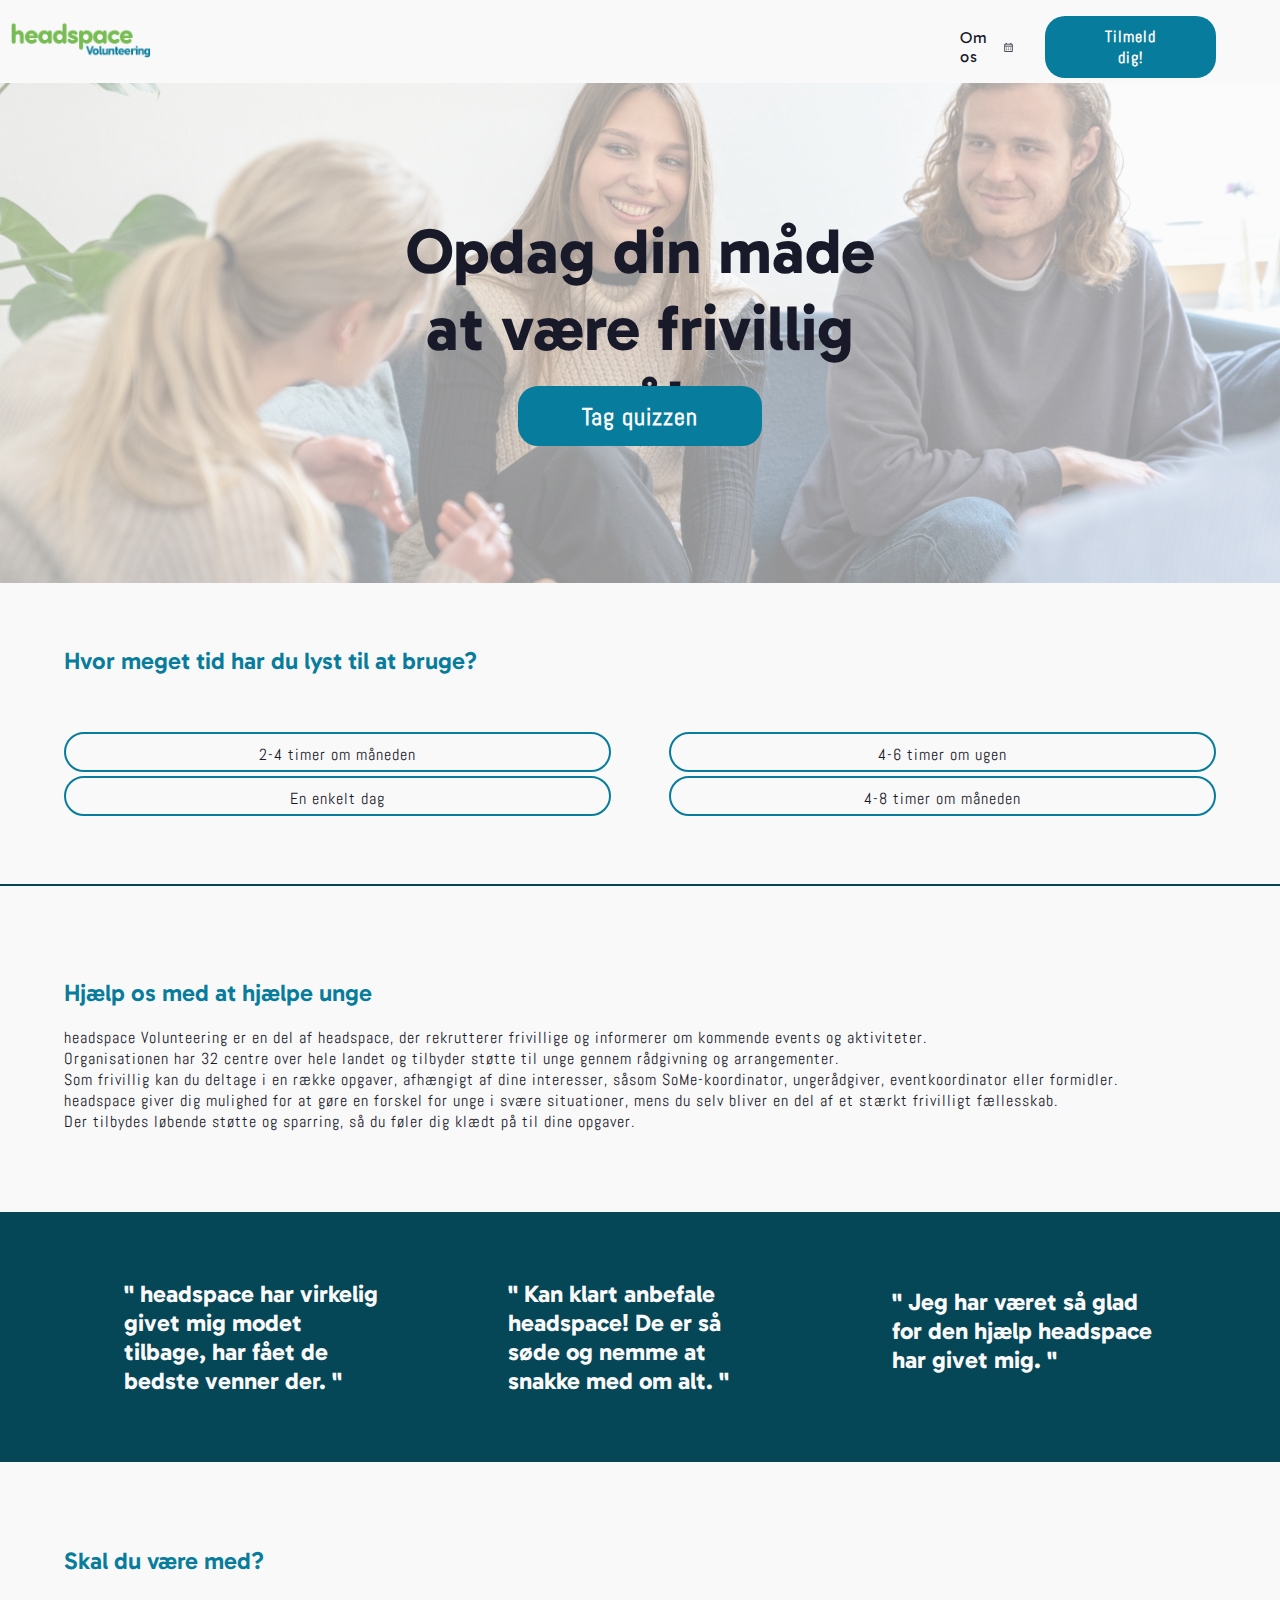
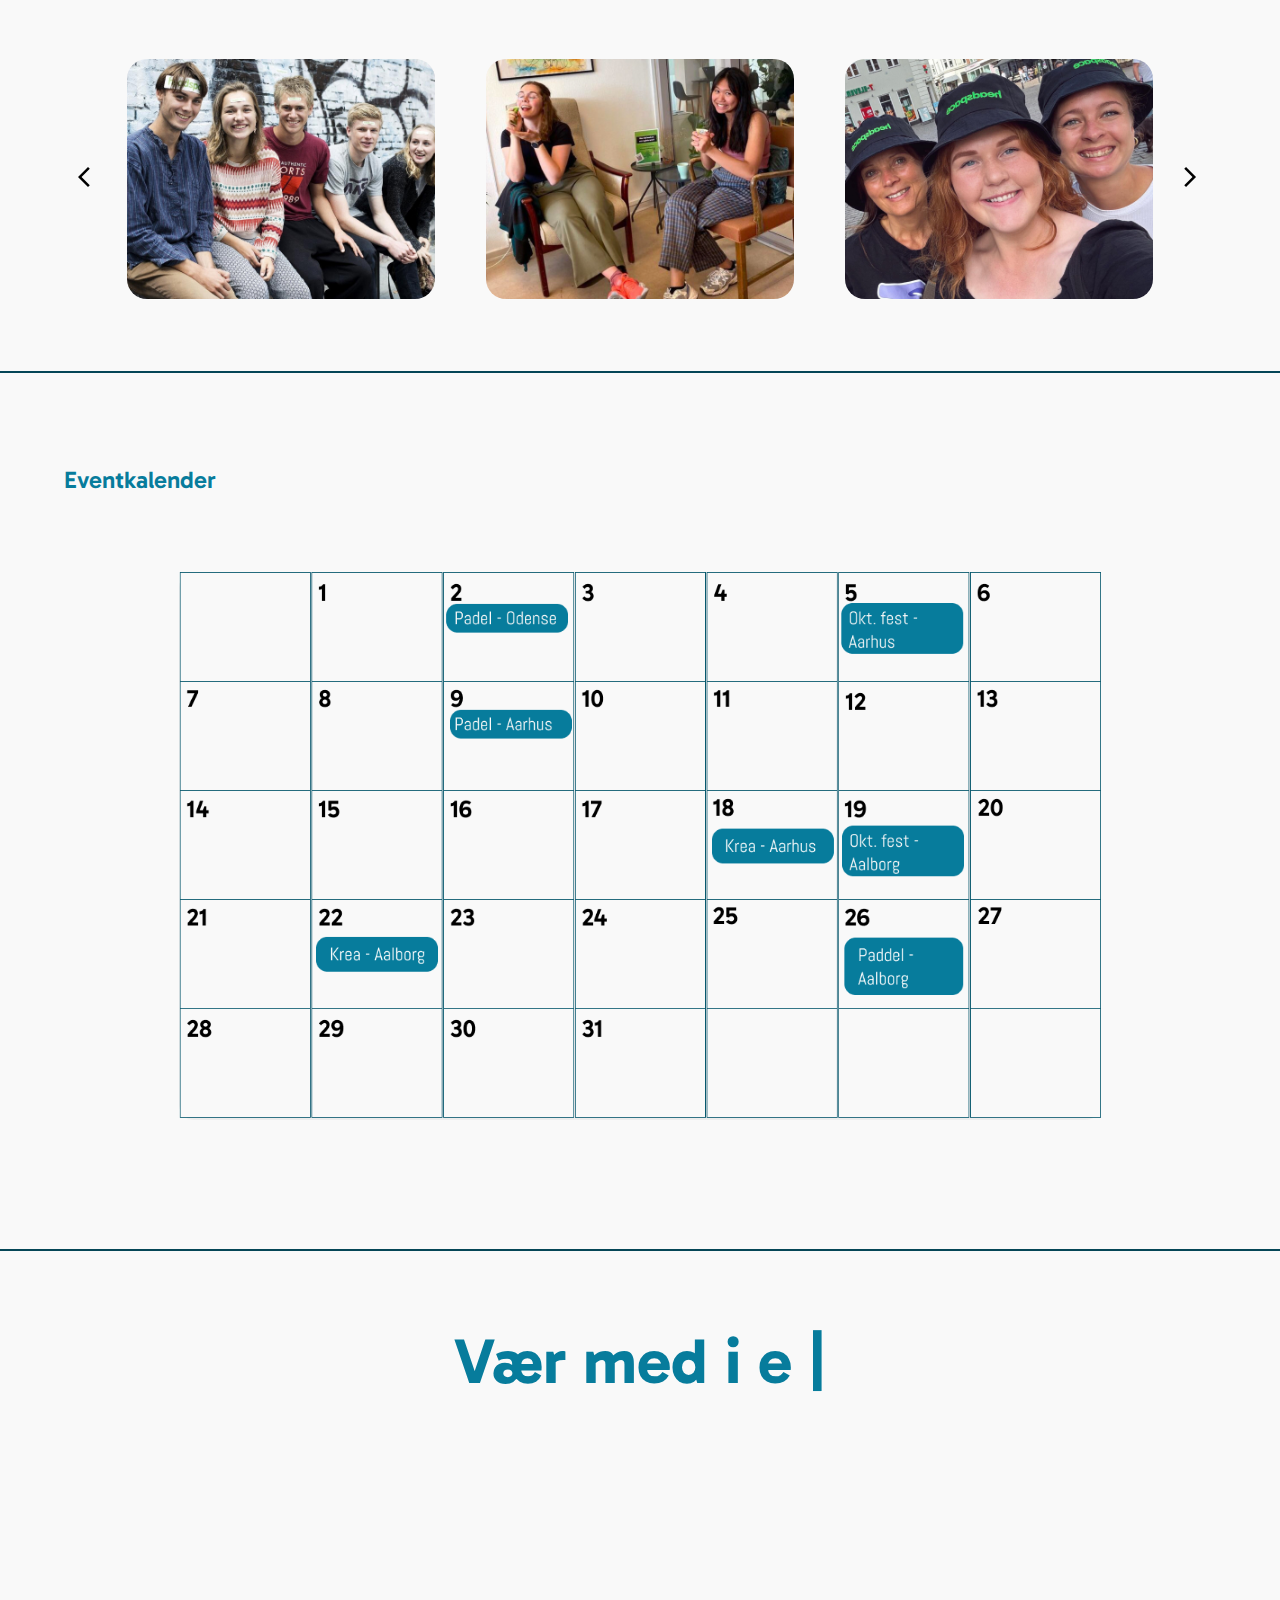
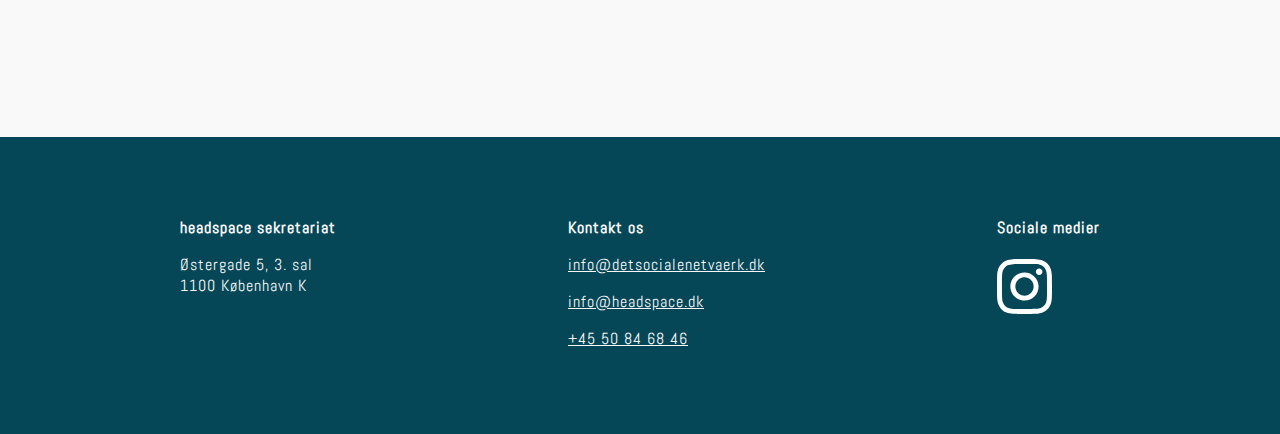
<file: index.html>
<!DOCTYPE html>
<html lang="en">
  <head>
    <meta charset="UTF-8" />
    <meta name="viewport" content="width=device-width, initial-scale=1.0" />
    <title>headspace Volunteering</title>
    <link rel="stylesheet" href="stylesheet.css" />

    <!-- Import af font, Gabarito & Abel -->
    <link rel="preconnect" href="https://fonts.googleapis.com" />
    <link rel="preconnect" href="https://fonts.gstatic.com" crossorigin />
    <link
      href="https://fonts.googleapis.com/css2?family=Gabarito:wght@400..900&display=swap"
      rel="stylesheet"
    />
    <link rel="preconnect" href="https://fonts.googleapis.com" />
    <link rel="preconnect" href="https://fonts.gstatic.com" crossorigin />
    <link
      href="https://fonts.googleapis.com/css2?family=Abel&display=swap"
      rel="stylesheet"
    />
  </head>

  <body>
    <div>
    <header>
      <a href="index.html"
        ><img src="img/P4-logo.png" alt="Headspace Volunteering logo" id="logo"
      /></a>

      <nav>
        <a href="about.html">Om os</a>
        <a href="#events">
          <img src="img/calendar.svg" alt="Kalender knap" id="calendar_button"
        /></a>
        <button id="openModalBtn">Tilmeld dig!</button>
      </nav>
    </header>

    <!-- Tilmeldings Popup -->
    <div id="myModal" class="modal">
      <div class="modal-content">
        <span class="close">&times;</span>
        <h2>Tilmeld dig som frivillig</h2>
        <form id="signupForm">
          <label for="fname">Fornavn:</label>
          <input
            type="text"
            id="fname"
            name="firstname"
            placeholder="Dit fornavn"
          />

          <label for="lname">Efternavn:</label>
          <input
            type="text"
            id="lname"
            name="lastname"
            placeholder="Dit efternavn"
          />

          <label for="email">Email:</label>
          <input type="email" id="email" name="email" placeholder="Din email" />

          <label for="volunteer">Valg af frivilligt arbejde:</label>
          <select id="volunteer" name="volunteer"></select>

          <button type="button" class="submit-btn" onclick="submitForm()">
            Tilmeld
          </button>
        </form>
      </div>
    </div>
    <section id="hero">
      <img src="img/coverpic.jpg" alt="" id="hero_img" />
      <h1>Opdag din måde at være frivillig på!</h1>
      <a href="#quiz"><button id="quiz_button">Tag quizzen</button></a>

      <div id="quiz">
        <div id="question"></div>
        <div id="answers">
        </div>
      </div>

      <hr />

      <section id="introduction">
        <h2>Hjælp os med at hjælpe unge</h2>
        <p>
          headspace Volunteering er en del af headspace, der rekrutterer
          frivillige og informerer om kommende events og aktiviteter.
          <br />
          Organisationen har 32 centre over hele landet og tilbyder støtte til
          unge gennem rådgivning og arrangementer. <br />
          Som frivillig kan du deltage i en række opgaver, afhængigt af dine
          interesser, såsom SoMe-koordinator, ungerådgiver, eventkoordinator
          eller formidler.
          <br />
          headspace giver dig mulighed for at gøre en forskel for unge i svære
          situationer, mens du selv bliver en del af et stærkt frivilligt
          fællesskab.
          <br />Der tilbydes løbende støtte og sparring, så du føler dig klædt
          på til dine opgaver.
        </p>
      </section>

      <section id="quotes">
        <div id="quote-1" class="quote-container"></div>
        <div id="quote-2" class="quote-container"></div>
        <div id="quote-3" class="quote-container"></div>
      </section>

      <section id="gallery">
        <h2>Skal du være med?</h2>
      </section>

      <!-- selve galleri billederne og link til javascripten -->

      <div id="slideshow-container">
        <div id="leftClickContainer" class="slideshowArrows">
          <button id="clickLeft" onclick="show_image('left')">
            <img src="img/arrow_back.svg" alt="tilbage i galleriet knap" />
          </button>
        </div>

        <div id="slideshow">
          <img id="left-image" class="hide-on-mobile" alt="" />
          <img id="main-image" alt="" />
          <img id="right-image" class="hide-on-mobile" alt="" />
        </div>
        <div id="rightClickContainer" class="slideshowArrows">
          <button id="clickRight" onclick="show_image('right')">
            <img src="img/arrow_forward.svg" alt="gå frem i galleriet knap" />
          </button>
        </div>
      </div>
      <hr />
      <section id="events">
        <h2>Eventkalender</h2>
        <div id="calendar_img">
          <img
            src="img/mobile_calendar.png"
            alt="Kalender der viser hvilke aktiviteter der findes for frivillige i headspace"
            class="hide-on-computer"
          />

          <img
            src="img/computer_calendar.png"
            alt="Kalender der viser hvilke aktiviteter der findes for frivillige i headspace"
            class="hide-on-mobile"
          />
        </div>
      </section>

      <hr />

      <section id="txt_slider">
        <h2 class="type_text">
          <span id="typewriter"></span>
          <span id="cursor">|</span>
        </h2>
      </section>

    </div>
      <footer>
        <div id="footer_txt_1">
          <p>
            <b>headspace sekretariat</b>
          </p>
          <p>Østergade 5, 3. sal <br />1100 København K</p>
          <br />
        </div>

        <div id="footer_txt_2">
          <p><b>Kontakt os</b></p>
          <p>
            <a href="mailto:info@detsocialenetvaerk.dk"
              >info@detsocialenetvaerk.dk</a
            >
          </p>
          <p><a href="mailto:info@headspace.dk">info@headspace.dk</a></p>
          <p><a href="tel:+4550846846">+45 50 84 68 46</a></p>
          <br />
          <div id="insta_link"></div>
        </div>

        <div id="footer_txt_3">
          <p><b>Sociale medier</b></p>
          <br />
          <a href="https://www.instagram.com/headspacedanmark/">
            <svg
              width="55px"
              height="55px"
              xmlns="http://www.w3.org/2000/svg"
              shape-rendering="geometricPrecision"
              text-rendering="geometricPrecision"
              image-rendering="optimizeQuality"
              fill-rule="evenodd"
              clip-rule="evenodd"
              viewBox="0 0 512 512"
            >
              <path
                fill="#fff"
                fill-rule="nonzero"
                d="M170.663 256.157c-.083-47.121 38.055-85.4 85.167-85.483 47.121-.092 85.407 38.03 85.499 85.16.091 47.129-38.047 85.4-85.176 85.492-47.112.09-85.399-38.039-85.49-85.169zm-46.108.091c.141 72.602 59.106 131.327 131.69 131.186 72.592-.141 131.35-59.09 131.209-131.692-.141-72.577-59.114-131.335-131.715-131.194-72.585.141-131.325 59.115-131.184 131.7zm237.104-137.091c.033 16.953 13.817 30.681 30.772 30.648 16.961-.033 30.689-13.811 30.664-30.764-.033-16.954-13.818-30.69-30.78-30.657-16.962.033-30.689 13.818-30.656 30.773zm-208.696 345.4c-24.958-1.087-38.511-5.234-47.543-8.709-11.961-4.629-20.496-10.178-29.479-19.094-8.966-8.95-14.532-17.46-19.202-29.397-3.508-9.032-7.73-22.569-8.9-47.527-1.269-26.982-1.559-35.077-1.683-103.432-.133-68.339.116-76.434 1.294-103.441 1.069-24.942 5.242-38.512 8.709-47.536 4.628-11.977 10.161-20.496 19.094-29.479 8.949-8.982 17.459-14.532 29.403-19.202 9.025-3.525 22.561-7.714 47.511-8.9 26.998-1.277 35.085-1.551 103.423-1.684 68.353-.132 76.448.108 103.456 1.295 24.94 1.086 38.51 5.217 47.527 8.709 11.968 4.628 20.503 10.144 29.478 19.094 8.974 8.95 14.54 17.443 19.21 29.412 3.524 9 7.714 22.553 8.892 47.494 1.285 26.999 1.576 35.095 1.7 103.433.132 68.355-.117 76.451-1.302 103.441-1.087 24.958-5.226 38.52-8.709 47.561-4.629 11.952-10.161 20.487-19.103 29.471-8.941 8.949-17.451 14.531-29.403 19.201-9.009 3.517-22.561 7.714-47.494 8.9-26.998 1.269-35.086 1.559-103.448 1.684-68.338.132-76.424-.125-103.431-1.294zM149.977 1.773c-27.239 1.285-45.843 5.648-62.101 12.018-16.829 6.561-31.095 15.354-45.286 29.604C28.381 57.653 19.655 71.944 13.144 88.79c-6.303 16.299-10.575 34.912-11.778 62.168C.172 178.264-.102 186.973.031 256.489c.133 69.508.439 78.234 1.741 105.547 1.302 27.231 5.649 45.828 12.019 62.093 6.569 16.83 15.353 31.088 29.611 45.288 14.25 14.201 28.55 22.918 45.404 29.438 16.282 6.295 34.902 10.583 62.15 11.778 27.305 1.203 36.022 1.468 105.521 1.335 69.532-.132 78.25-.439 105.555-1.733 27.239-1.303 45.826-5.665 62.1-12.019 16.829-6.586 31.095-15.353 45.288-29.611 14.191-14.251 22.917-28.55 29.428-45.405 6.304-16.282 10.592-34.903 11.777-62.134 1.195-27.322 1.478-36.048 1.344-105.556-.133-69.516-.447-78.225-1.741-105.523-1.294-27.255-5.657-45.844-12.019-62.118-6.577-16.829-15.352-31.079-29.602-45.287-14.25-14.192-28.55-22.935-45.404-29.429-16.29-6.305-34.903-10.601-62.15-11.779C333.747.164 325.03-.102 255.506.031c-69.507.133-78.224.431-105.529 1.742z"
              />
            </svg>
          </a>
        </div>
      </footer>
    </section>

    <script src="javascript/gallery.js" defer></script>
    <script src="javascript/txt_slide.js" defer></script>
    <script src="javascript/quotes.js" defer></script>
    <script src="javascript/quiz.js"></script>
    <script src="javascript/tilmeldingsformular.js"></script>
  </body>
</html>
</file>
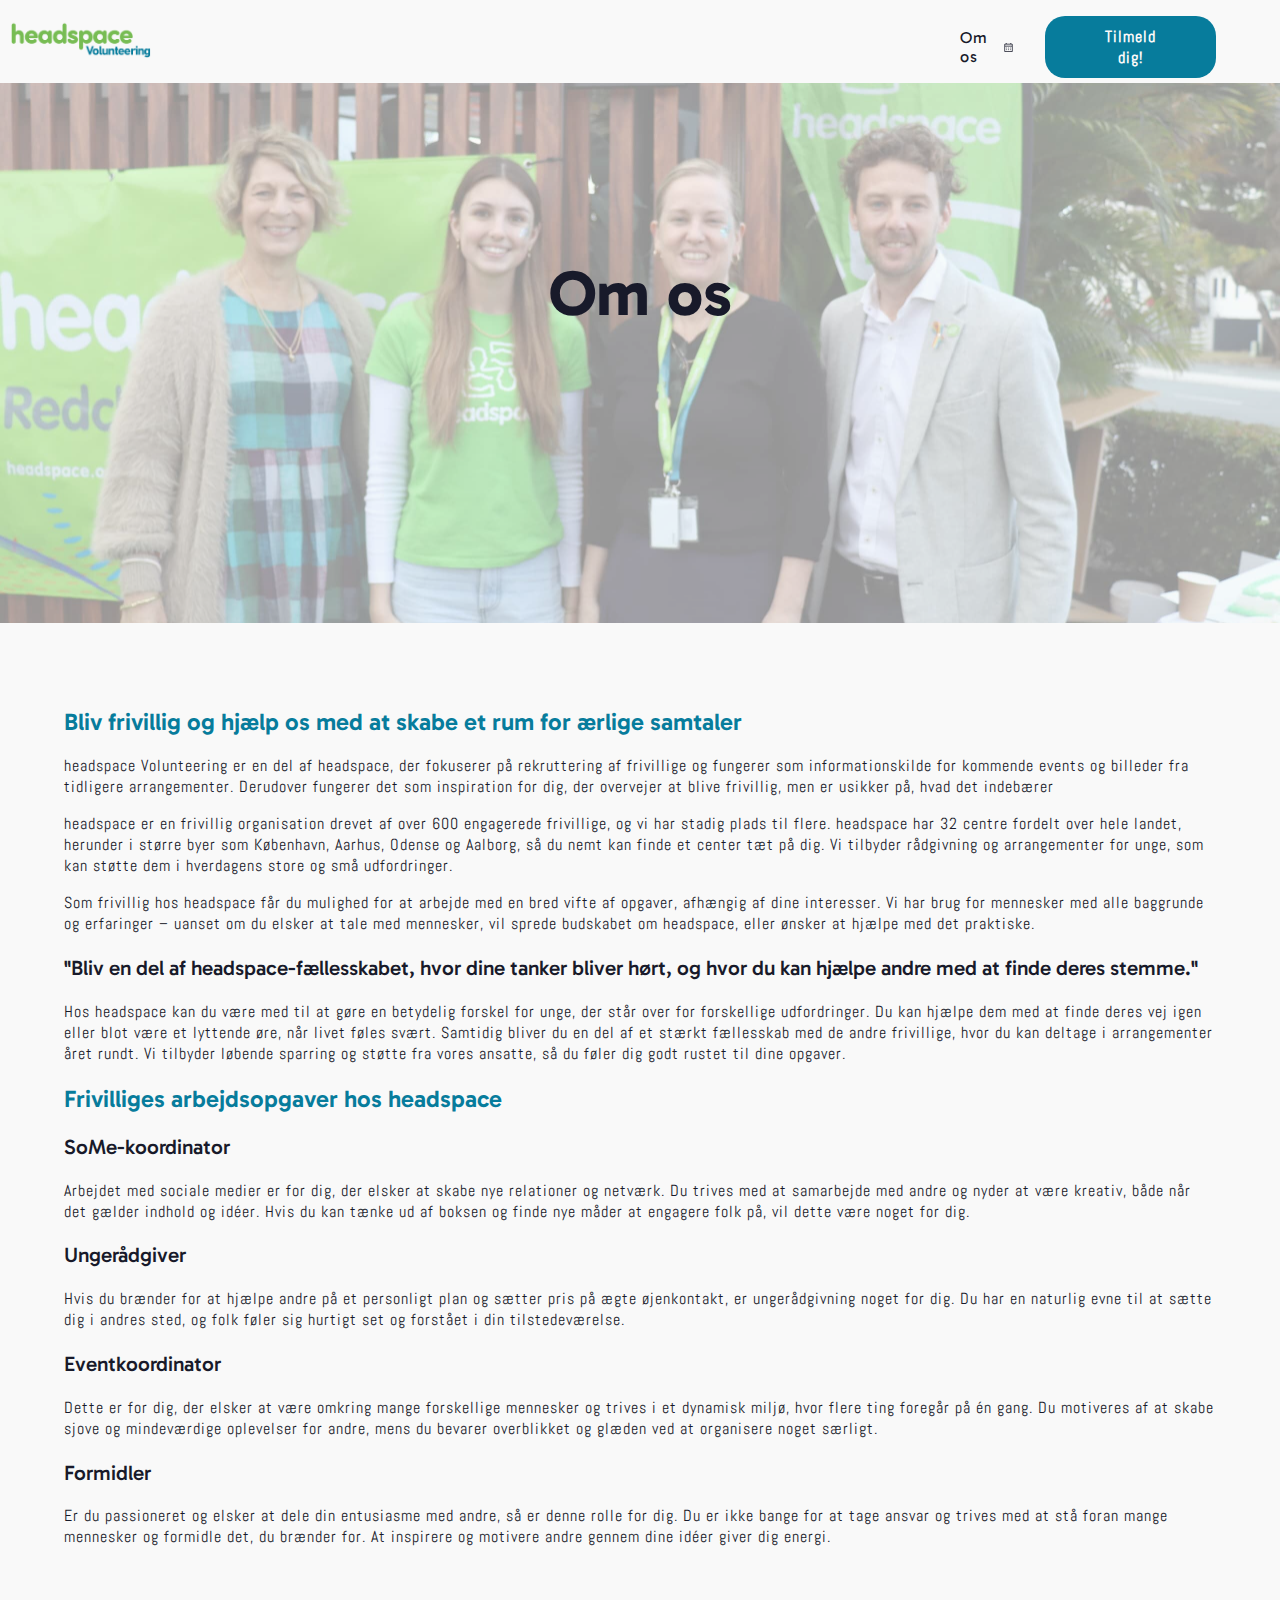
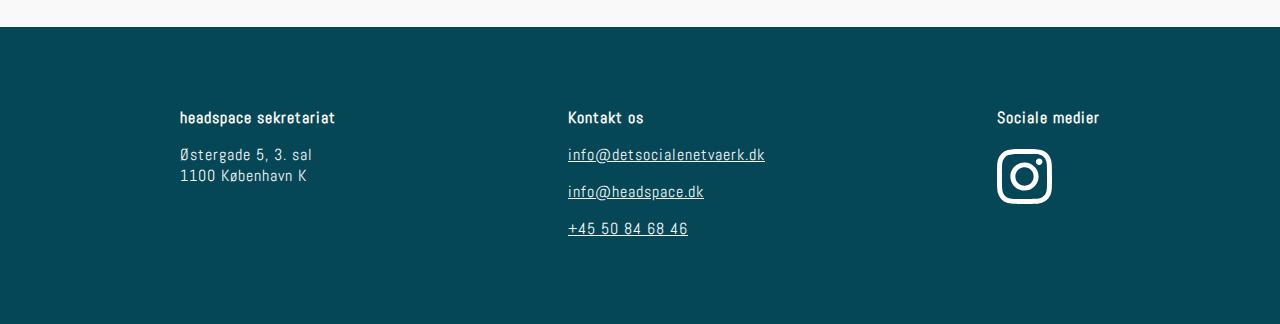
<file: about.html>
<!DOCTYPE html>
<html lang="en">
  <head>
    <meta charset="UTF-8" />
    <meta name="viewport" content="width=device-width, initial-scale=1.0" />
    <title>Om os</title>
    <!-- Import af font, Gabarito & Abel -->
    <link rel="preconnect" href="https://fonts.googleapis.com" />
    <link rel="preconnect" href="https://fonts.gstatic.com" crossorigin />
    <link
      href="https://fonts.googleapis.com/css2?family=Gabarito:wght@400..900&display=swap"
      rel="stylesheet"
    />

    <link rel="preconnect" href="https://fonts.googleapis.com" />
    <link rel="preconnect" href="https://fonts.gstatic.com" crossorigin />
    <link
      href="https://fonts.googleapis.com/css2?family=Abel&display=swap"
      rel="stylesheet"
    />
    <link rel="stylesheet" href="stylesheet.css" />
  </head>
  <body>
    <header>
      <a href="index.html"
        ><img src="img/P4-logo.png" alt="Headspace Volunteering logo" id="logo"
      /></a>
      <nav>
        <a href="about.html">Om os</a>
        <a href="index.html">
          <img src="img/calendar.svg" alt="Kalender knap" id="calendar_button"
        /></a>
        <button id="openModalBtn">Tilmeld dig!</button>
      </nav>
    </header>

    <!-- Tilmeldings Popup -->
    <div id="myModal" class="modal">
      <div class="modal-content">
        <span class="close">&times;</span>
        <h2>Tilmeld dig som frivillig</h2>
        <form id="signupForm">
          <label for="fname">Fornavn:</label>
          <input
            type="text"
            id="fname"
            name="firstname"
            placeholder="Dit fornavn"
          />

          <label for="lname">Efternavn:</label>
          <input
            type="text"
            id="lname"
            name="lastname"
            placeholder="Dit efternavn"
          />

          <label for="email">Email:</label>
          <input type="email" id="email" name="email" placeholder="Din email" />

          <label for="volunteer">Valg af frivilligt arbejde:</label>
          <select id="volunteer" name="volunteer"></select>

          <button type="button" class="submit-btn" onclick="submitForm()">
            Tilmeld
          </button>
        </form>
      </div>
    </div>
    <section id="hero">

    <section id="about_cover">
      <div>
        <img src="img/headspace_about.jpg" alt="" id="about_img" />
      </div>
      <h1 id="about_title">Om os</h1>
    </section>

    <section id="about_text">
      <h2>
        Bliv frivillig og hjælp os med at skabe et rum for ærlige samtaler
      </h2>
      <p>
        headspace Volunteering er en del af headspace, der fokuserer på
        rekruttering af frivillige og fungerer som informationskilde for
        kommende events og billeder fra tidligere arrangementer. Derudover
        fungerer det som inspiration for dig, der overvejer at blive frivillig,
        men er usikker på, hvad det indebærer
      </p>
      <p>
        headspace er en frivillig organisation drevet af over 600 engagerede
        frivillige, og vi har stadig plads til flere. headspace har 32 centre
        fordelt over hele landet, herunder i større byer som København, Aarhus,
        Odense og Aalborg, så du nemt kan finde et center tæt på dig. Vi
        tilbyder rådgivning og arrangementer for unge, som kan støtte dem i
        hverdagens store og små udfordringer.
      </p>
      <p>
        Som frivillig hos headspace får du mulighed for at arbejde med en bred
        vifte af opgaver, afhængig af dine interesser. Vi har brug for mennesker
        med alle baggrunde og erfaringer – uanset om du elsker at tale med
        mennesker, vil sprede budskabet om headspace, eller ønsker at hjælpe med
        det praktiske.
      </p>
      <h3>
        "Bliv en del af headspace-fællesskabet, hvor dine tanker bliver hørt, og
        hvor du kan hjælpe andre med at finde deres stemme."
      </h3>
      <p>
        Hos headspace kan du være med til at gøre en betydelig forskel for unge,
        der står over for forskellige udfordringer. Du kan hjælpe dem med at
        finde deres vej igen eller blot være et lyttende øre, når livet føles
        svært. Samtidig bliver du en del af et stærkt fællesskab med de andre
        frivillige, hvor du kan deltage i arrangementer året rundt. Vi tilbyder
        løbende sparring og støtte fra vores ansatte, så du føler dig godt
        rustet til dine opgaver.
      </p>
      <h2>Frivilliges arbejdsopgaver hos headspace</h2>
      <h3>SoMe-koordinator</h3>
      <p>
        Arbejdet med sociale medier er for dig, der elsker at skabe nye
        relationer og netværk. Du trives med at samarbejde med andre og nyder at
        være kreativ, både når det gælder indhold og idéer. Hvis du kan tænke ud
        af boksen og finde nye måder at engagere folk på, vil dette være noget
        for dig.
      </p>
      <h3>Ungerådgiver</h3>
      <p>
        Hvis du brænder for at hjælpe andre på et personligt plan og sætter pris
        på ægte øjenkontakt, er ungerådgivning noget for dig. Du har en naturlig
        evne til at sætte dig i andres sted, og folk føler sig hurtigt set og
        forstået i din tilstedeværelse.
      </p>
      <h3>Eventkoordinator</h3>
      <p>
        Dette er for dig, der elsker at være omkring mange forskellige mennesker
        og trives i et dynamisk miljø, hvor flere ting foregår på én gang. Du
        motiveres af at skabe sjove og mindeværdige oplevelser for andre, mens
        du bevarer overblikket og glæden ved at organisere noget særligt.
      </p>
      <h3>Formidler</h3>
      <p>
        Er du passioneret og elsker at dele din entusiasme med andre, så er
        denne rolle for dig. Du er ikke bange for at tage ansvar og trives med
        at stå foran mange mennesker og formidle det, du brænder for. At
        inspirere og motivere andre gennem dine idéer giver dig energi.
      </p>
    </section>

    <footer>
      <div id="footer_txt_1">
        <p>
          <b>headspace sekretariat</b>
        </p>
        <p>Østergade 5, 3. sal <br />1100 København K</p>
        <br />
      </div>

      <div id="footer_txt_2">
        <p><b>Kontakt os</b></p>
        <p>
          <a href="mailto:info@detsocialenetvaerk.dk"
            >info@detsocialenetvaerk.dk</a
          >
        </p>
        <p><a href="mailto:info@headspace.dk">info@headspace.dk</a></p>
        <p><a href="tel:+4550846846">+45 50 84 68 46</a></p>
        <br />
        <div id="insta_link"></div>
      </div>

      <div id="footer_txt_3">
        <p><b>Sociale medier</b></p>
        <br />
        <a href="https://www.instagram.com/headspacedanmark/">
          <svg
            width="55px"
            height="55px"
            xmlns="http://www.w3.org/2000/svg"
            shape-rendering="geometricPrecision"
            text-rendering="geometricPrecision"
            image-rendering="optimizeQuality"
            fill-rule="evenodd"
            clip-rule="evenodd"
            viewBox="0 0 512 512"
          >
            <path
              fill="#fff"
              fill-rule="nonzero"
              d="M170.663 256.157c-.083-47.121 38.055-85.4 85.167-85.483 47.121-.092 85.407 38.03 85.499 85.16.091 47.129-38.047 85.4-85.176 85.492-47.112.09-85.399-38.039-85.49-85.169zm-46.108.091c.141 72.602 59.106 131.327 131.69 131.186 72.592-.141 131.35-59.09 131.209-131.692-.141-72.577-59.114-131.335-131.715-131.194-72.585.141-131.325 59.115-131.184 131.7zm237.104-137.091c.033 16.953 13.817 30.681 30.772 30.648 16.961-.033 30.689-13.811 30.664-30.764-.033-16.954-13.818-30.69-30.78-30.657-16.962.033-30.689 13.818-30.656 30.773zm-208.696 345.4c-24.958-1.087-38.511-5.234-47.543-8.709-11.961-4.629-20.496-10.178-29.479-19.094-8.966-8.95-14.532-17.46-19.202-29.397-3.508-9.032-7.73-22.569-8.9-47.527-1.269-26.982-1.559-35.077-1.683-103.432-.133-68.339.116-76.434 1.294-103.441 1.069-24.942 5.242-38.512 8.709-47.536 4.628-11.977 10.161-20.496 19.094-29.479 8.949-8.982 17.459-14.532 29.403-19.202 9.025-3.525 22.561-7.714 47.511-8.9 26.998-1.277 35.085-1.551 103.423-1.684 68.353-.132 76.448.108 103.456 1.295 24.94 1.086 38.51 5.217 47.527 8.709 11.968 4.628 20.503 10.144 29.478 19.094 8.974 8.95 14.54 17.443 19.21 29.412 3.524 9 7.714 22.553 8.892 47.494 1.285 26.999 1.576 35.095 1.7 103.433.132 68.355-.117 76.451-1.302 103.441-1.087 24.958-5.226 38.52-8.709 47.561-4.629 11.952-10.161 20.487-19.103 29.471-8.941 8.949-17.451 14.531-29.403 19.201-9.009 3.517-22.561 7.714-47.494 8.9-26.998 1.269-35.086 1.559-103.448 1.684-68.338.132-76.424-.125-103.431-1.294zM149.977 1.773c-27.239 1.285-45.843 5.648-62.101 12.018-16.829 6.561-31.095 15.354-45.286 29.604C28.381 57.653 19.655 71.944 13.144 88.79c-6.303 16.299-10.575 34.912-11.778 62.168C.172 178.264-.102 186.973.031 256.489c.133 69.508.439 78.234 1.741 105.547 1.302 27.231 5.649 45.828 12.019 62.093 6.569 16.83 15.353 31.088 29.611 45.288 14.25 14.201 28.55 22.918 45.404 29.438 16.282 6.295 34.902 10.583 62.15 11.778 27.305 1.203 36.022 1.468 105.521 1.335 69.532-.132 78.25-.439 105.555-1.733 27.239-1.303 45.826-5.665 62.1-12.019 16.829-6.586 31.095-15.353 45.288-29.611 14.191-14.251 22.917-28.55 29.428-45.405 6.304-16.282 10.592-34.903 11.777-62.134 1.195-27.322 1.478-36.048 1.344-105.556-.133-69.516-.447-78.225-1.741-105.523-1.294-27.255-5.657-45.844-12.019-62.118-6.577-16.829-15.352-31.079-29.602-45.287-14.25-14.192-28.55-22.935-45.404-29.429-16.29-6.305-34.903-10.601-62.15-11.779C333.747.164 325.03-.102 255.506.031c-69.507.133-78.224.431-105.529 1.742z"
            />
          </svg>
        </a>
      </div>
    </footer>
    <script src="javascript/tilmeldingsformular.js"></script>
  </body>
</html>
</file>
<file: stylesheet.css>
:root{
 --background_white: #f9f9f9;
 --our_black: #181A2A;
 --logo_green: #81B428;
 --light_blue: #6CAABB;
 --medium_blue: #077C9C;
 --dark_blue: #054657; 
 --mobile_padding: 5%;
}


*{
    box-sizing: border-box;
}
html{
    scroll-behavior: smooth;
}

body{
    min-height: 100vh;
    display: grid;
    grid-template-rows: auto 1fr auto;
    margin: 0;
    padding: 0;
    background-color: var(--background_white);
    font-family: abel;
}

h1{
    font-family: gabarito, sans-serif;
    font-weight: 700;
    font-size: 2rem;
    color: var(--our_black);
    position: absolute;
    top: 2%;
    left: 50%;
    text-align: center;
    padding: var(--mobile_padding);
    margin: 0px;
    transform: translate(-50%);
}

h2{
    font-family: gabarito, sans-serif;
    font-weight: 600;
    color: var(--medium_blue);
    font-size: 1.5rem;
}

h3{
    font-family: gabarito, sans-serif;
    font-weight: 500;
    color: var(--our_black);
    font-size: 1.3rem;
}

p{
    font-family: abel, sans-serif;
    letter-spacing: 1px;   
    color: var(--our_black);
    font-size: 1rem;
}

header{
    width: 100%;
    display: flex;
    align-items: center;
    padding: 10px;
    margin: 10px 0px;
}

header img{
width: 50%;
padding-right: 10px;

}

nav img{
height: 100%;
}

#calendar_button{
height: 110%;
}

button{
    border: none;
    background-color: var(--medium_blue);
    height: 40px;
    color: var(--background_white);
    font-family: abel;
    letter-spacing: 1px;
    font-weight: 700;
    border-radius: 20px;
    padding: 10px 60px;
    width: auto;
    height: auto;
    font-size: 1rem;
}

button:hover{
    background-color: var(--light_blue);
    color: var(--our_black);
}

nav{
    display: flex;
    width: 100%;
    align-items: center;
    justify-content: space-between;
}

nav a{
    height: 100%;
    text-decoration: none;
    color: var(--our_black);
    text-decoration: none;
    font-family: gabarito;
    letter-spacing: 1px;
    width: 100%;
}

nav a:hover{
    color:var( --medium_blue);
}


#hero{
    position: relative;
    height: 100%;
}

#hero_img{
    width: 100%;
    height: auto;
    opacity: 40%;
}

#quiz_button{
  position: absolute;
  top: 10%;
  left: 50%;
  transform: translate(-50%, -50%);
  margin: auto;
  padding: 0px var(--mobile_padding);
}

#quiz{
    height: auto;
    padding: var(--mobile_padding);
}

#answers button{
background-color: var(--background_white);
border: 2px solid var(--medium_blue);
color: var(--our_black);
font-weight: 500;
height: auto;
}

#answers{
    display: grid;
    grid-template-rows: 1fr 1fr;
    grid-template-columns: 1fr 1fr;
    grid-gap: var(--mobile_padding);
}

#answers button:hover{
    border: 4px solid var(--light_blue);
}

#question{
    padding: var(--mobile_padding) 0px;
    font-family: gabarito, sans-serif;
    font-weight: 600;
    color: var(--medium_blue);
    font-size: 24px;
}

#introduction{
    padding: var(--mobile_padding);
}


#quotes{
    padding: var(--mobile_padding);
    background-color: var(--dark_blue);
    justify-content: space-between;
    align-items: center;
    display: flex;
    flex-wrap: wrap;
    height: 250px;
}

.quote-container {
    color: var(--background_white);
    font-family: gabarito, sans-serif;
    font-weight: 700;
    font-size: 1.5rem;
    max-width: 400px; /*Er til teksten og ikke boksen*/
    min-height: 100px;
    flex: 1;
    transition: opacity 0.7s ease-in-out;
    margin: 0px 60px;
}


#gallery{
    padding: var(--mobile_padding);
}



/*Skal du være med? slideshow med billeder */
 #slideshow img {
    max-width: 30%;
    border-radius: 20px;
}

#slideshow-container {
    display: flex;
    justify-content: center;
    align-items: center;
    padding-bottom: var(--mobile_padding);
}


#slideshow {
    display: flex;
    gap: var(--mobile_padding);
} 


#clickRight {
    background-color: var(--background_white);
    height: 60px;
    padding: 25px;
    cursor: pointer;
}

#clickLeft {
    background-color: var(--background_white);
    height: 60px;
    padding: 25px;
    cursor: pointer;
} 


/*event kalender*/
#events{
    padding: var(--mobile_padding);
}

#calendar_img{
    display: flex;
    justify-content: center;
}

footer{
    min-height: 50px;
    padding: 0px var(--mobile_padding);
    background-color: var(--dark_blue);
    color: var(--background_white);
}

footer p{
    margin-bottom: 0px;
    color: var(--background_white);
}

footer a{
    color: var(--background_white);
}
/* tilmeldingsformular */
.modal {
    display: none;
    position: fixed;
    z-index: 1;
    width: 100%;
    height: 100%;
    margin: var(--mobile_padding);
    top: -10%;
}

.modal-content {
    background-color: var(--background_white);
    margin: 15% auto;
    padding: 20px;
    border: 1px solid #888;
    width: 300px;
    text-align: left;
    border-radius: 20px;
}

.close {
    color: var(--medium_blue);
    float: right;
    font-size: 24px;
    font-weight: bold;
}

.close:hover,
.close:focus {
    color: var(--light_blue);
    text-decoration: none;
    cursor: pointer;
}

input[type="text"], input[type="email"], select {
    width: 100%;
    padding: 12px;
    margin: 8px 0;
    box-sizing: border-box;
    outline-color: var(--dark_blue);
    border-radius: 10px;
}

.submit-btn {
    background-color: var(--medium_blue);
    color: var(--background_white);
    padding: 10px 20px;
    border: none;
    cursor: pointer;
    border-radius: 20px;
}

.submit-btn:hover {
    background-color: var(--light_blue);
    color: var(--our_black);
}

.type_text{
    font-family: gabarito, sans-serif;
    font-weight: 700;
    font-size: 1.5rem;
    color: var(--medium_blue);
    text-align: center;
    padding: var(--mobile_padding);
    margin: auto;
}

#txt_slider{
    height: 100px;
}

hr{
    border: 1px solid var(--dark_blue);
}

.modal-content {
    background-color: var(--background_white);
    margin: 15% auto;
    padding: 20px;
    border: 1px solid #888;
    width: 300px;
    text-align: left;
    border-radius: 20px;
}


.quiz_result{
    font-size: 24px;
}

#about_cover{
position: relative;
height: 60vh;
}

#about_img{
    height: 60vh;
    width: 100%;
    opacity: 40%;
    object-fit: cover;
}

#about_title{
    position: absolute;
    top: 20%;
    text-align: center;
}

#about_text{
    padding: var(--mobile_padding);
}

@media screen and (min-width: 600px){    
    #clickRight{
        height: 100%;
    }

    #clickLeft{
        height: 100%;
    }

    h1{
        font-size: 4rem;
    }

    #quiz_button{
        font-size: 1.5rem;
        height: 60px;
    }

    #answers button{
        height: 40px;
    }
    
    .hide-on-computer{
        display: none;
    }
    
    #events img{
        padding: var(--mobile_padding);
        width: 90%;
    }

    #hero_img{
        width: 100%;
        height: 15%;
        object-fit: cover;
    }

    #quiz{
        padding-top: 0px;
    }

    header{
        align-content: space-between;
        justify-content: flex-end;
        display: block;
        position: relative;
    }

    #logo{
        width: 12%;
    }

    nav{
        align-items: center;
        width: 20%;
        position: absolute;
        right: var(--mobile_padding);
        top: 10%;
    }

    #txt_slider{
        height: 125px;
    }

    .type_text{
        font-size: 4rem;
    }

    footer{
        display: flex;
        width: 100%;
        justify-content: space-around;
        padding: var(--mobile_padding);
    }

}


@media (max-width: 600px) {

    .hide-on-mobile{
        display: none;
    }
    #slideshow img{
        max-width: 100%;
        margin: auto;
    }

    #quotes {
        flex-direction: column;
        align-items: center;
        padding: var(--mobile_padding);
        height: 4.5%; /* Mobil boks størrelse */
    }

    .quote-container {
        max-width: 90%; /* Er til teksten og ikke boksen */
        font-size: 18px;
    }

    #quote-2, #quote-3 {
        display: none; /* Gemmer ekstra quotes */
    }
}
</file>
